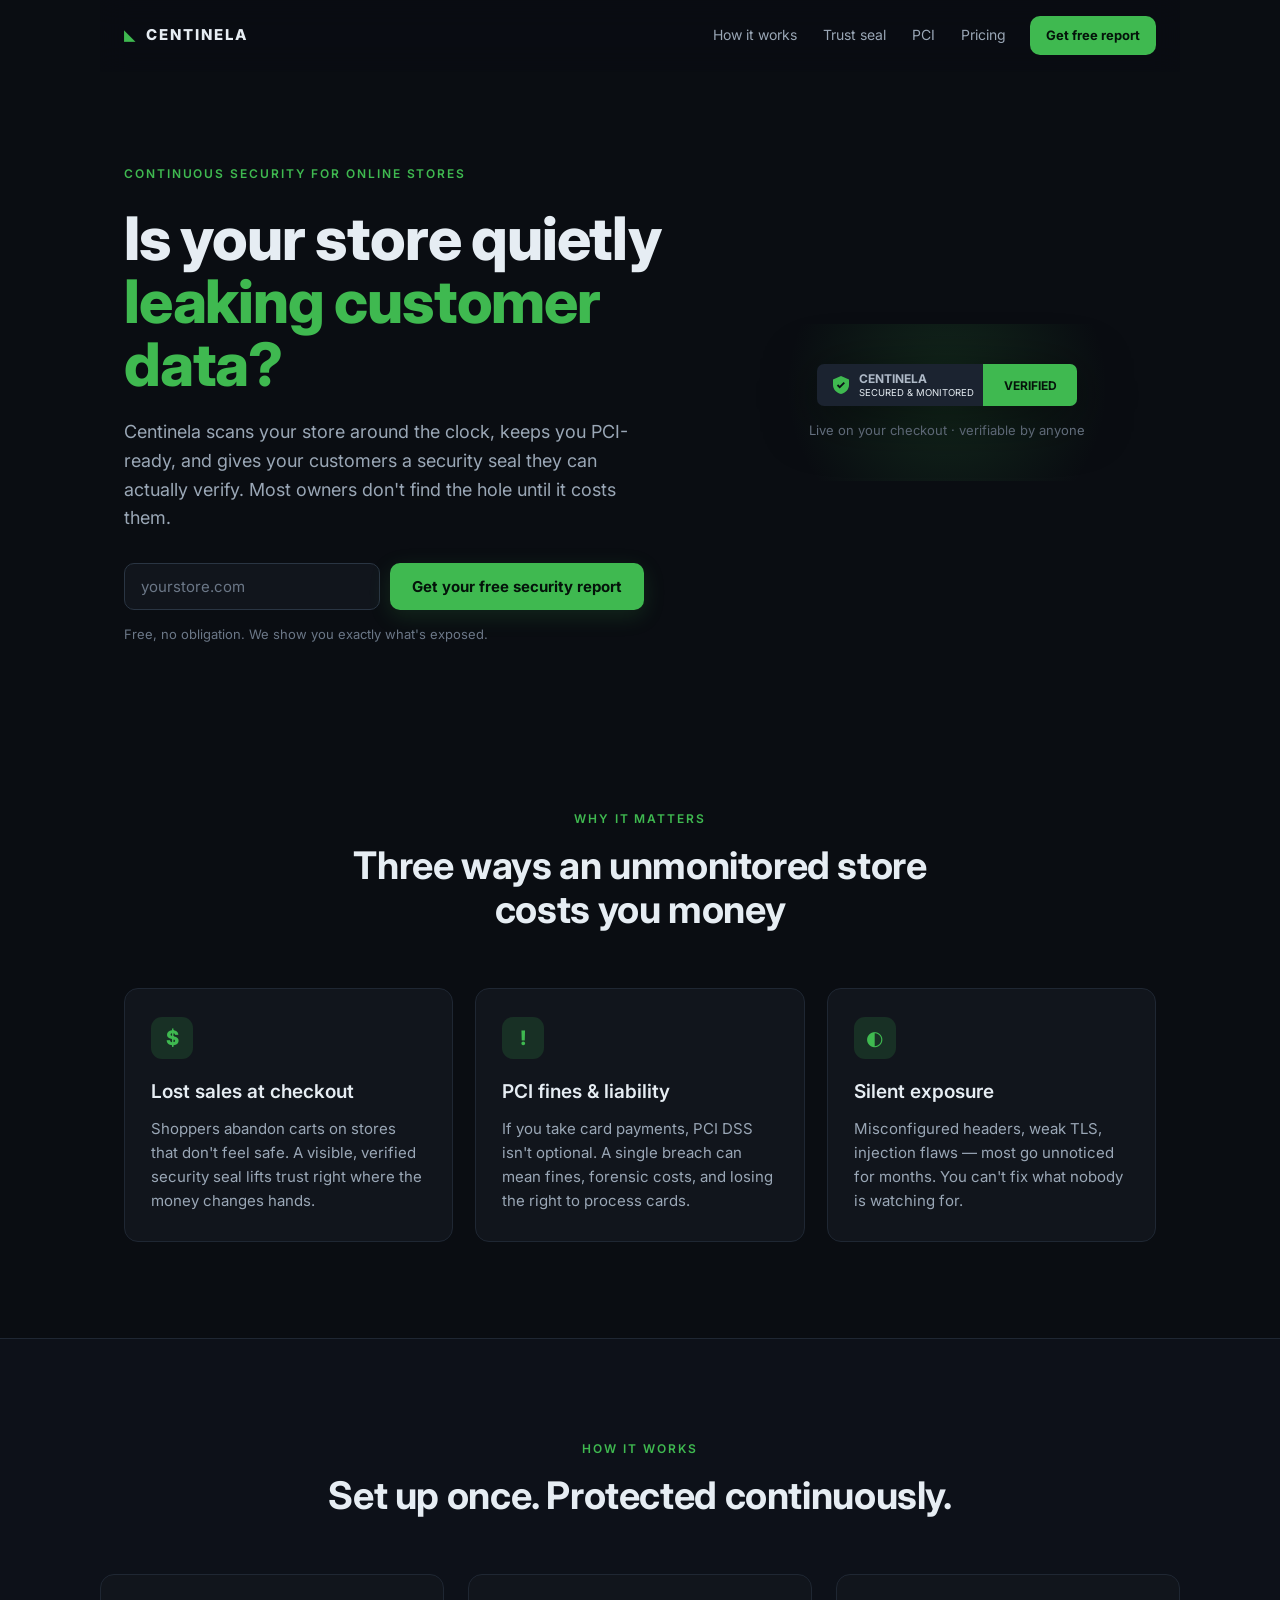
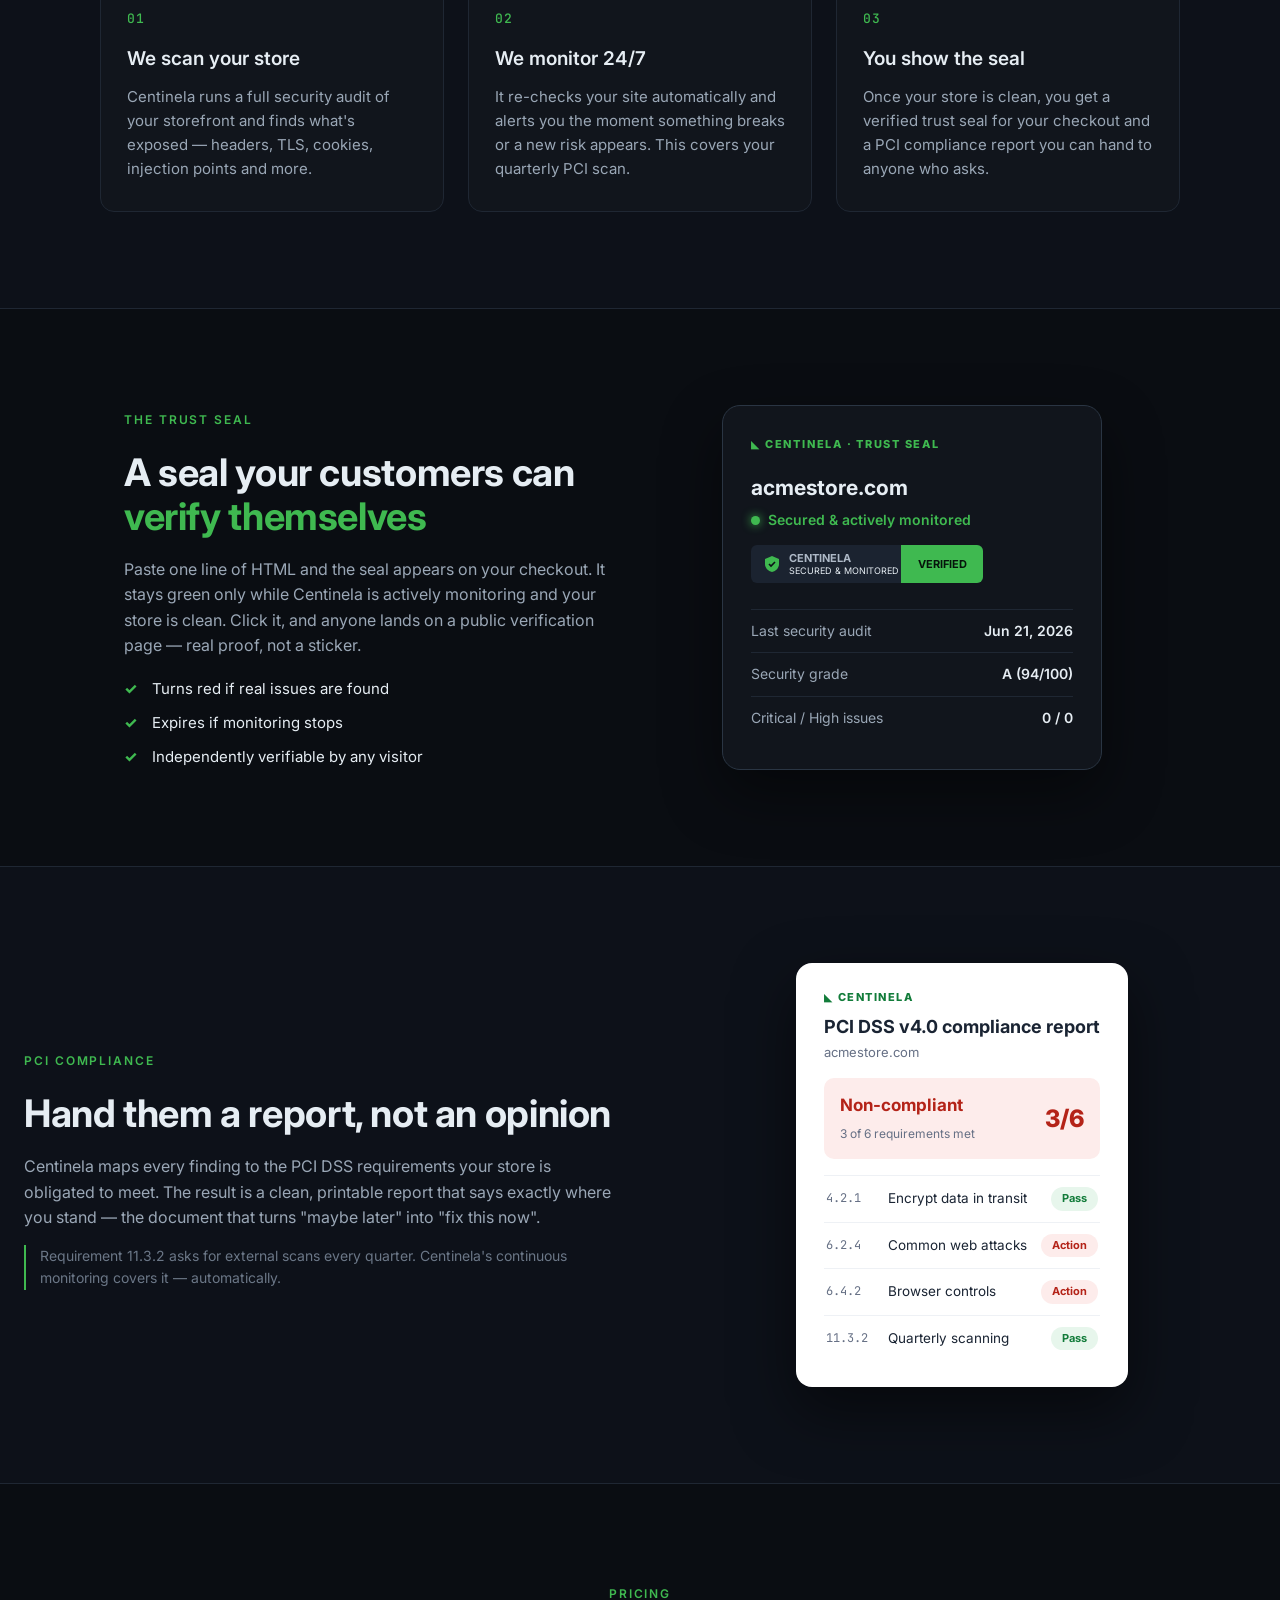
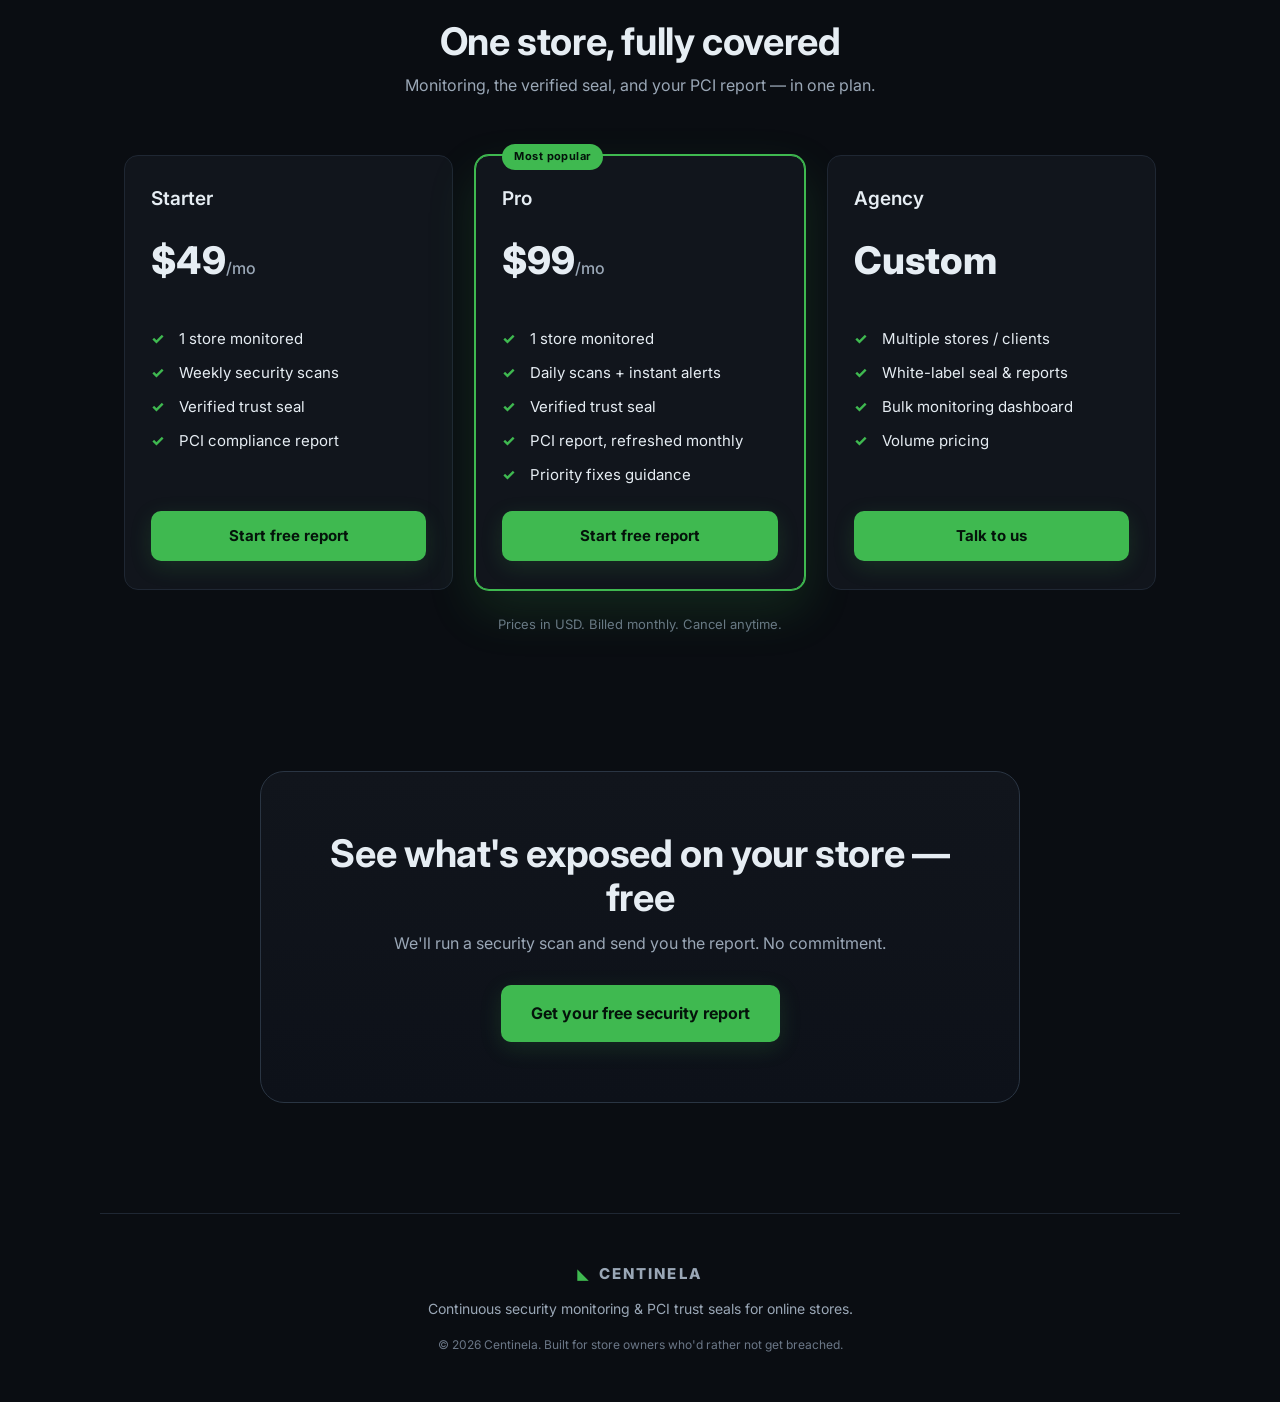
<file: landing/index.html>
<!DOCTYPE html>
<html lang="en">
<head>
<meta charset="utf-8">
<meta name="viewport" content="width=device-width, initial-scale=1">
<title>Centinela — Continuous security monitoring & PCI trust seal for online stores</title>
<meta name="description" content="Centinela continuously scans your online store, keeps you PCI-ready, and gives your customers a trust seal they can verify. Get a free security report.">
<link rel="preconnect" href="https://fonts.googleapis.com">
<link rel="preconnect" href="https://fonts.gstatic.com" crossorigin>
<link href="https://fonts.googleapis.com/css2?family=Inter:wght@400;500;600;700;800&family=JetBrains+Mono:wght@500&display=swap" rel="stylesheet">
<link rel="stylesheet" href="styles.css">
</head>
<body>

<header class="nav" id="nav">
  <a class="brand" href="#top" aria-label="Centinela home">
    <span class="brand-mark" aria-hidden="true">◣</span> CENTINELA
  </a>
  <nav class="nav-links" aria-label="Primary">
    <a href="#how">How it works</a>
    <a href="#seal">Trust seal</a>
    <a href="#compliance">PCI</a>
    <a href="#pricing">Pricing</a>
  </nav>
  <a href="#report" class="btn btn-sm">Get free report</a>
</header>

<main id="top">

  <!-- HERO -->
  <section class="hero">
    <div class="reveal">
      <span class="eyebrow">Continuous security for online stores</span>
      <h1>Is your store quietly<br><span class="accent">leaking customer data?</span></h1>
      <p class="lead">Centinela scans your store around the clock, keeps you PCI-ready,
        and gives your customers a security seal they can actually verify.
        Most owners don't find the hole until it costs them.</p>
      <form class="report-form" id="report" onsubmit="return requestReport(event)">
        <input type="text" id="site" inputmode="url" autocomplete="off"
               placeholder="yourstore.com" aria-label="Your store URL" required>
        <button type="submit" class="btn">Get your free security report</button>
      </form>
      <p class="microcopy">Free, no obligation. We show you exactly what's exposed.</p>
    </div>
    <div class="hero-badge reveal">
      <svg width="260" height="42" role="img" aria-label="Secured and monitored: verified" xmlns="http://www.w3.org/2000/svg">
        <rect rx="7" width="260" height="42" fill="#1b2330"/>
        <rect rx="7" x="166" width="94" height="42" fill="#3fb950"/><rect x="166" width="11" height="42" fill="#3fb950"/>
        <g transform="translate(15,12)"><path d="M9 0L1 3.4v5.6c0 4.4 3.4 7.8 8 8.9 4.6-1.1 8-4.5 8-8.9V3.4z" fill="#3fb950"/><path d="M5.5 9l2.2 2.2 4.6-4.6" stroke="#0b0f16" stroke-width="1.8" fill="none"/></g>
        <g font-family="Inter,sans-serif" font-weight="700"><text x="42" y="19" fill="#aeb9c7" font-size="12">CENTINELA</text><text x="42" y="32" fill="#e6edf3" font-size="9.5" font-weight="400">SECURED &amp; MONITORED</text><text x="213" y="26" fill="#06140b" font-size="12" text-anchor="middle">VERIFIED</text></g>
      </svg>
      <span class="hero-badge-note">Live on your checkout · verifiable by anyone</span>
    </div>
  </section>

  <!-- PROBLEM -->
  <section class="band">
    <div class="section-head reveal">
      <span class="eyebrow">Why it matters</span>
      <h2>Three ways an unmonitored store costs you money</h2>
    </div>
    <div class="grid-3">
      <article class="card reveal">
        <div class="ico" aria-hidden="true">$</div>
        <h3>Lost sales at checkout</h3>
        <p>Shoppers abandon carts on stores that don't feel safe. A visible, verified
          security seal lifts trust right where the money changes hands.</p>
      </article>
      <article class="card reveal">
        <div class="ico" aria-hidden="true">!</div>
        <h3>PCI fines &amp; liability</h3>
        <p>If you take card payments, PCI DSS isn't optional. A single breach can mean
          fines, forensic costs, and losing the right to process cards.</p>
      </article>
      <article class="card reveal">
        <div class="ico" aria-hidden="true">◐</div>
        <h3>Silent exposure</h3>
        <p>Misconfigured headers, weak TLS, injection flaws — most go unnoticed for
          months. You can't fix what nobody is watching for.</p>
      </article>
    </div>
  </section>

  <!-- HOW IT WORKS -->
  <section class="band alt" id="how">
    <div class="section-head reveal">
      <span class="eyebrow">How it works</span>
      <h2>Set up once. Protected continuously.</h2>
    </div>
    <div class="steps">
      <div class="step reveal">
        <span class="step-n">01</span>
        <h3>We scan your store</h3>
        <p>Centinela runs a full security audit of your storefront and finds what's
          exposed — headers, TLS, cookies, injection points and more.</p>
      </div>
      <div class="step reveal">
        <span class="step-n">02</span>
        <h3>We monitor 24/7</h3>
        <p>It re-checks your site automatically and alerts you the moment something
          breaks or a new risk appears. This covers your quarterly PCI scan.</p>
      </div>
      <div class="step reveal">
        <span class="step-n">03</span>
        <h3>You show the seal</h3>
        <p>Once your store is clean, you get a verified trust seal for your checkout
          and a PCI compliance report you can hand to anyone who asks.</p>
      </div>
    </div>
  </section>

  <!-- TRUST SEAL -->
  <section class="band split" id="seal">
    <div class="split-text reveal">
      <span class="eyebrow">The trust seal</span>
      <h2>A seal your customers can <span class="accent">verify themselves</span></h2>
      <p>Paste one line of HTML and the seal appears on your checkout. It stays green
        only while Centinela is actively monitoring and your store is clean. Click it,
        and anyone lands on a public verification page — real proof, not a sticker.</p>
      <ul class="ticks">
        <li>Turns red if real issues are found</li>
        <li>Expires if monitoring stops</li>
        <li>Independently verifiable by any visitor</li>
      </ul>
    </div>
    <div class="split-visual reveal">
      <div class="verify-card">
        <div class="vc-brand">◣ CENTINELA · TRUST SEAL</div>
        <div class="vc-host">acmestore.com</div>
        <div class="vc-state"><span class="dot"></span>Secured &amp; actively monitored</div>
        <svg width="232" height="38" role="img" aria-label="Verified seal" xmlns="http://www.w3.org/2000/svg" style="margin:14px 0">
          <rect rx="6" width="232" height="38" fill="#1b2330"/>
          <rect rx="6" x="150" width="82" height="38" fill="#3fb950"/><rect x="150" width="10" height="38" fill="#3fb950"/>
          <g transform="translate(13,11)"><path d="M8 0L1 3v5c0 4 3 7 7 8 4-1 7-4 7-8V3z" fill="#3fb950"/><path d="M5 8l2 2 4-4" stroke="#0b0f16" stroke-width="1.6" fill="none"/></g>
          <g font-family="Inter,sans-serif" font-weight="700"><text x="38" y="17" fill="#aeb9c7" font-size="11">CENTINELA</text><text x="38" y="29" fill="#e6edf3" font-size="9" font-weight="400">SECURED &amp; MONITORED</text><text x="191" y="23" fill="#06140b" font-size="11" text-anchor="middle">VERIFIED</text></g>
        </svg>
        <table class="vc-table">
          <tr><td>Last security audit</td><td>Jun 21, 2026</td></tr>
          <tr><td>Security grade</td><td>A (94/100)</td></tr>
          <tr><td>Critical / High issues</td><td>0 / 0</td></tr>
        </table>
      </div>
    </div>
  </section>

  <!-- COMPLIANCE -->
  <section class="band alt split reverse" id="compliance">
    <div class="split-text reveal">
      <span class="eyebrow">PCI compliance</span>
      <h2>Hand them a report, not an opinion</h2>
      <p>Centinela maps every finding to the PCI DSS requirements your store is
        obligated to meet. The result is a clean, printable report that says exactly
        where you stand — the document that turns "maybe later" into "fix this now".</p>
      <p class="quiet">Requirement 11.3.2 asks for external scans every quarter.
        Centinela's continuous monitoring covers it — automatically.</p>
    </div>
    <div class="split-visual reveal">
      <div class="report-card">
        <div class="rc-head">
          <div class="rc-brand">◣ CENTINELA</div>
          <div class="rc-title">PCI DSS v4.0 compliance report</div>
          <div class="rc-sub">acmestore.com</div>
        </div>
        <div class="rc-verdict">
          <div><strong>Non-compliant</strong><span>3 of 6 requirements met</span></div>
          <div class="rc-score">3/6</div>
        </div>
        <div class="rc-row"><span class="rc-code">4.2.1</span> Encrypt data in transit <span class="pill ok">Pass</span></div>
        <div class="rc-row"><span class="rc-code">6.2.4</span> Common web attacks <span class="pill bad">Action</span></div>
        <div class="rc-row"><span class="rc-code">6.4.2</span> Browser controls <span class="pill bad">Action</span></div>
        <div class="rc-row"><span class="rc-code">11.3.2</span> Quarterly scanning <span class="pill ok">Pass</span></div>
      </div>
    </div>
  </section>

  <!-- PRICING -->
  <section class="band" id="pricing">
    <div class="section-head reveal">
      <span class="eyebrow">Pricing</span>
      <h2>One store, fully covered</h2>
      <p class="sub">Monitoring, the verified seal, and your PCI report — in one plan.</p>
    </div>
    <div class="grid-3 pricing">
      <article class="card price reveal">
        <h3>Starter</h3>
        <div class="amount">$49<span>/mo</span></div>
        <ul class="ticks">
          <li>1 store monitored</li>
          <li>Weekly security scans</li>
          <li>Verified trust seal</li>
          <li>PCI compliance report</li>
        </ul>
        <a href="#report" class="btn btn-block">Start free report</a>
      </article>
      <article class="card price featured reveal">
        <span class="tag">Most popular</span>
        <h3>Pro</h3>
        <div class="amount">$99<span>/mo</span></div>
        <ul class="ticks">
          <li>1 store monitored</li>
          <li>Daily scans + instant alerts</li>
          <li>Verified trust seal</li>
          <li>PCI report, refreshed monthly</li>
          <li>Priority fixes guidance</li>
        </ul>
        <a href="#report" class="btn btn-block">Start free report</a>
      </article>
      <article class="card price reveal">
        <h3>Agency</h3>
        <div class="amount">Custom</div>
        <ul class="ticks">
          <li>Multiple stores / clients</li>
          <li>White-label seal &amp; reports</li>
          <li>Bulk monitoring dashboard</li>
          <li>Volume pricing</li>
        </ul>
        <a href="#report" class="btn btn-block">Talk to us</a>
      </article>
    </div>
    <p class="microcopy center">Prices in USD. Billed monthly. Cancel anytime.</p>
  </section>

  <!-- FINAL CTA -->
  <section class="cta reveal">
    <h2>See what's exposed on your store — free</h2>
    <p>We'll run a security scan and send you the report. No commitment.</p>
    <a href="#report" class="btn btn-lg">Get your free security report</a>
  </section>

</main>

<footer class="footer">
  <div class="brand"><span class="brand-mark" aria-hidden="true">◣</span> CENTINELA</div>
  <p>Continuous security monitoring &amp; PCI trust seals for online stores.</p>
  <p class="copy">© <span id="year">2026</span> Centinela. Built for store owners who'd rather not get breached.</p>
</footer>

<script src="script.js"></script>
</body>
</html>
</file>
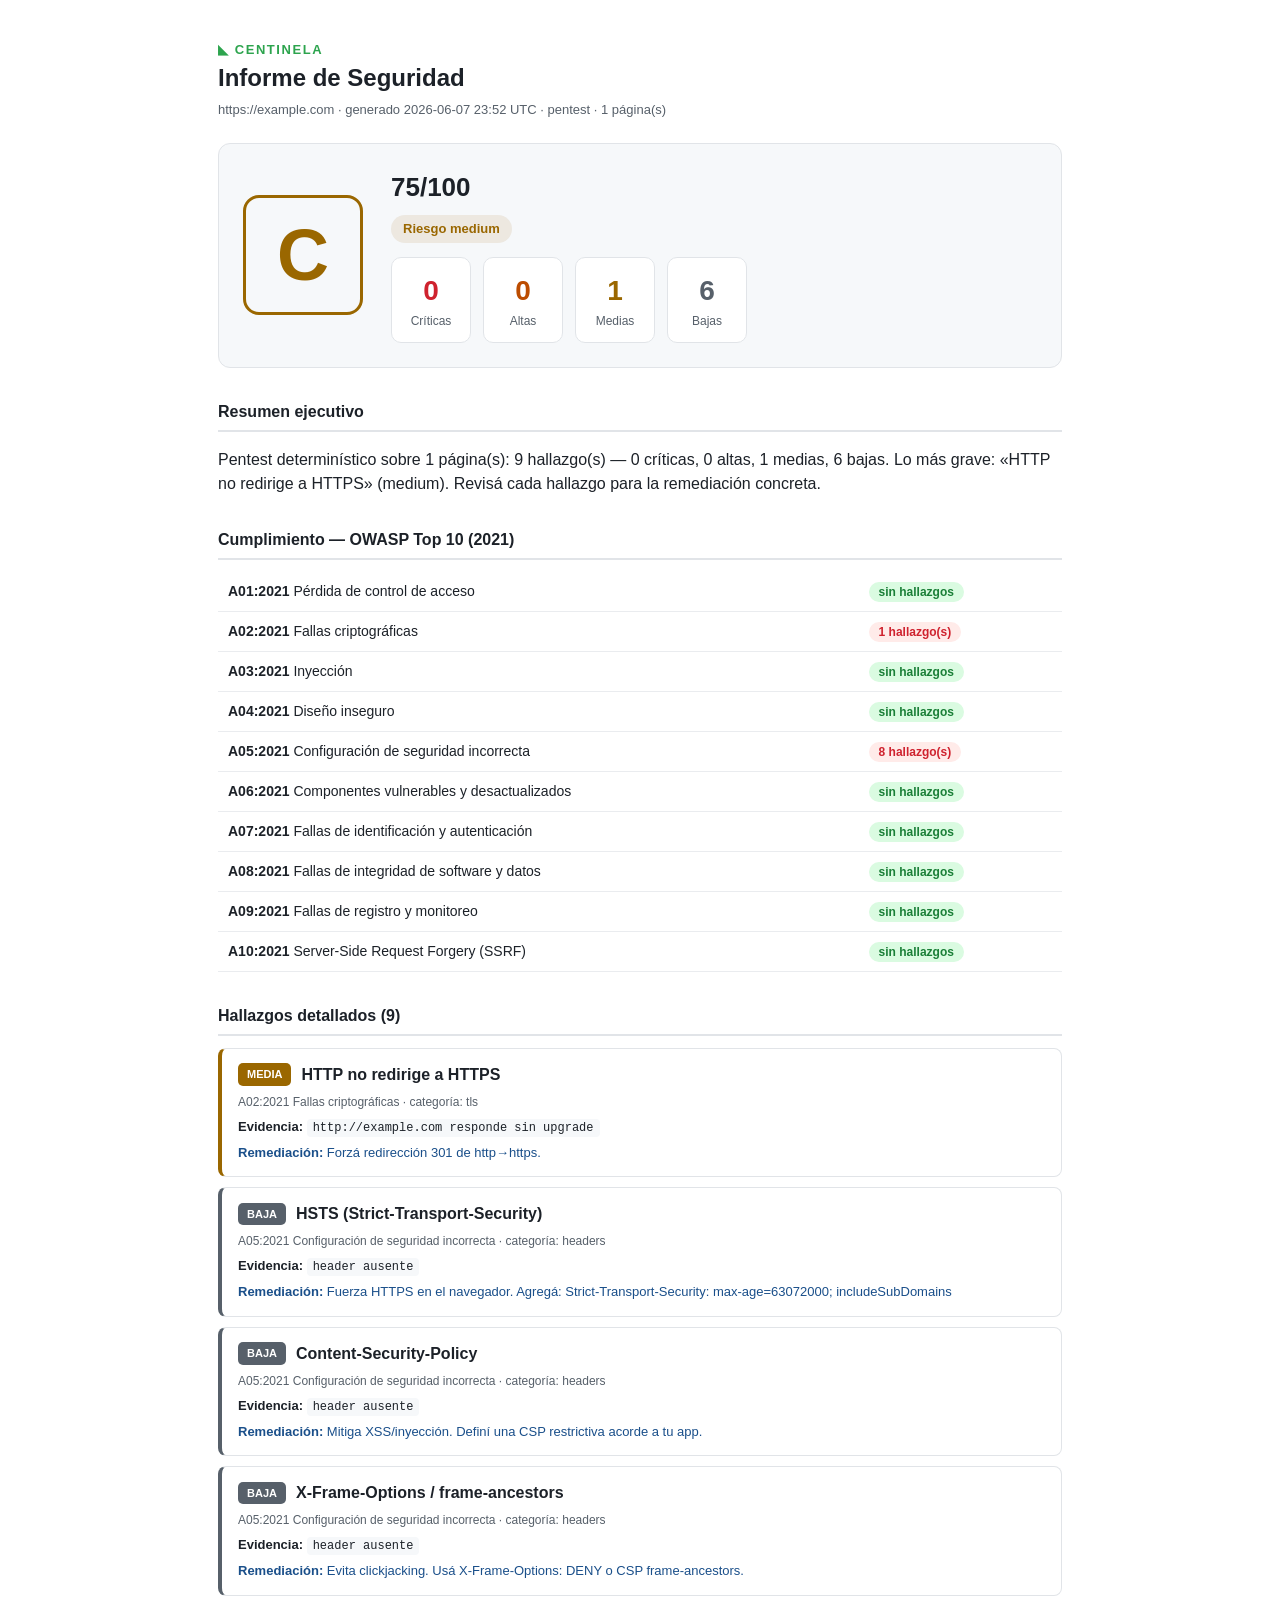
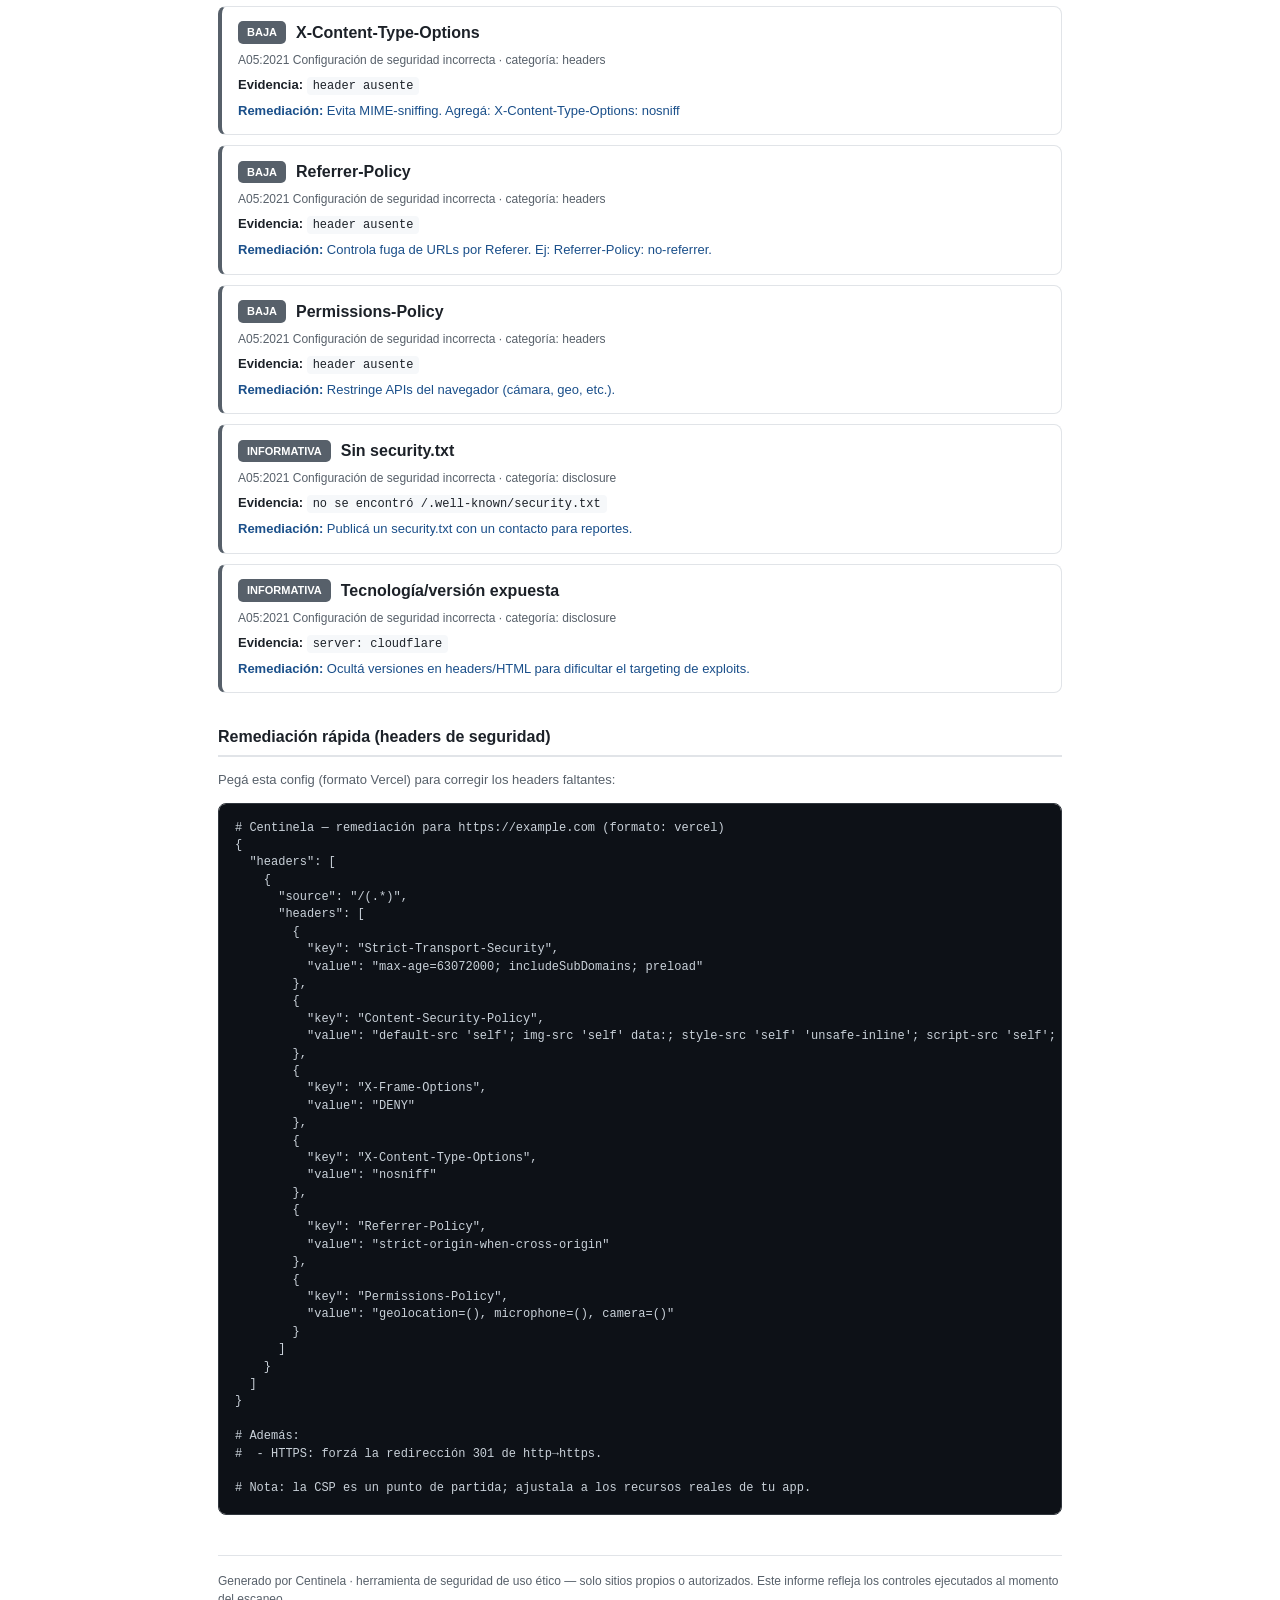
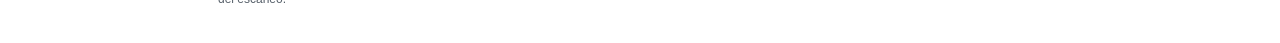
<file: docs/sample-report.html>
<!DOCTYPE html><html lang="es"><head><meta charset="utf-8">
<meta name="viewport" content="width=device-width, initial-scale=1">
<title>Informe de Seguridad — https://example.com</title>
<style>
*{box-sizing:border-box}
body{font-family:-apple-system,Segoe UI,Roboto,Arial,sans-serif;color:#1c2128;
  max-width:900px;margin:0 auto;padding:40px 28px;line-height:1.5;background:#fff}
h1{font-size:24px;margin:0 0 4px} h2{font-size:16px;margin:32px 0 12px;
  border-bottom:2px solid #e1e4e8;padding-bottom:6px}
.brand{color:#2da44e;font-weight:800;letter-spacing:.12em;font-size:13px}
.sub{color:#57606a;font-size:13px}
.hero{display:flex;gap:28px;align-items:center;margin:24px 0;padding:24px;
  background:#f6f8fa;border:1px solid #e1e4e8;border-radius:12px}
.grade{font-size:72px;font-weight:800;width:120px;height:120px;display:flex;
  align-items:center;justify-content:center;border:3px solid #9a6700;color:#9a6700;
  border-radius:16px;flex-shrink:0}
.hero-meta{flex:1} .score{font-size:26px;font-weight:700}
.cards{display:flex;gap:12px;margin-top:14px;flex-wrap:wrap}
.card{background:#fff;border:1px solid #e1e4e8;border-radius:10px;padding:12px 18px;text-align:center;min-width:80px}
.num{font-size:28px;font-weight:800} .lbl{font-size:12px;color:#57606a}
.risk{display:inline-block;padding:4px 12px;border-radius:20px;font-size:13px;font-weight:600;
  background:#9a67001a;color:#9a6700;margin-top:8px}
table{width:100%;border-collapse:collapse;font-size:14px}
td{padding:9px 10px;border-bottom:1px solid #eaecef}
.pill{font-size:12px;padding:3px 10px;border-radius:20px;font-weight:600}
.pill.ok{background:#dafbe1;color:#1a7f37} .pill.bad{background:#ffebe9;color:#cf222e}
.finding{border:1px solid #e1e4e8;border-left:4px solid;border-radius:8px;padding:14px 16px;margin:10px 0}
.f-head{display:flex;align-items:center;gap:10px}
.sev{color:#fff;font-size:11px;font-weight:700;padding:3px 9px;border-radius:5px}
.f-title{font-weight:600} .f-meta{font-size:12px;color:#57606a;margin:6px 0}
.ev{font-size:13px;margin-top:6px} .ev code{background:#f6f8fa;padding:2px 6px;border-radius:4px;
  word-break:break-all;font-size:12px}
.fix{font-size:13px;margin-top:6px;color:#1a4f8a}
.ok-msg{color:#1a7f37;font-weight:600}
.fixcode{background:#0d1117;color:#c9d1d9;padding:16px;border-radius:8px;font-size:12px;
  overflow-x:auto;white-space:pre;line-height:1.45;border:1px solid #30363d}
footer{margin-top:40px;padding-top:16px;border-top:1px solid #e1e4e8;color:#57606a;font-size:12px}
@media print{body{padding:0}.finding,.hero{break-inside:avoid}}
</style></head><body>
<div class="brand">◣ CENTINELA</div>
<h1>Informe de Seguridad</h1>
<div class="sub">https://example.com · generado 2026-06-07 23:52 UTC · pentest · 1 página(s)</div>

<div class="hero">
  <div class="grade">C</div>
  <div class="hero-meta">
    <div class="score">75/100</div>
    <div class="risk">Riesgo medium</div>
    <div class="cards"><div class="card"><div class="num" style="color:#cf222e">0</div><div class="lbl">Críticas</div></div><div class="card"><div class="num" style="color:#bc4c00">0</div><div class="lbl">Altas</div></div><div class="card"><div class="num" style="color:#9a6700">1</div><div class="lbl">Medias</div></div><div class="card"><div class="num" style="color:#57606a">6</div><div class="lbl">Bajas</div></div></div>
  </div>
</div>

<h2>Resumen ejecutivo</h2>
<p>Pentest determinístico sobre 1 página(s): 9 hallazgo(s) — 0 críticas, 0 altas, 1 medias, 6 bajas. Lo más grave: «HTTP no redirige a HTTPS» (medium). Revisá cada hallazgo para la remediación concreta.</p>

<h2>Cumplimiento — OWASP Top 10 (2021)</h2>
<table><tr><td><b>A01:2021</b> Pérdida de control de acceso</td><td><span class="pill ok">sin hallazgos</span></td></tr><tr><td><b>A02:2021</b> Fallas criptográficas</td><td><span class="pill bad">1 hallazgo(s)</span></td></tr><tr><td><b>A03:2021</b> Inyección</td><td><span class="pill ok">sin hallazgos</span></td></tr><tr><td><b>A04:2021</b> Diseño inseguro</td><td><span class="pill ok">sin hallazgos</span></td></tr><tr><td><b>A05:2021</b> Configuración de seguridad incorrecta</td><td><span class="pill bad">8 hallazgo(s)</span></td></tr><tr><td><b>A06:2021</b> Componentes vulnerables y desactualizados</td><td><span class="pill ok">sin hallazgos</span></td></tr><tr><td><b>A07:2021</b> Fallas de identificación y autenticación</td><td><span class="pill ok">sin hallazgos</span></td></tr><tr><td><b>A08:2021</b> Fallas de integridad de software y datos</td><td><span class="pill ok">sin hallazgos</span></td></tr><tr><td><b>A09:2021</b> Fallas de registro y monitoreo</td><td><span class="pill ok">sin hallazgos</span></td></tr><tr><td><b>A10:2021</b> Server-Side Request Forgery (SSRF)</td><td><span class="pill ok">sin hallazgos</span></td></tr></table>

<h2>Hallazgos detallados (9)</h2>

        <div class="finding" style="border-left-color:#9a6700">
          <div class="f-head">
            <span class="sev" style="background:#9a6700">MEDIA</span>
            <span class="f-title">HTTP no redirige a HTTPS</span>
          </div>
          <div class="f-meta">A02:2021 Fallas criptográficas · categoría: tls
            </div>
          <div class="ev"><b>Evidencia:</b> <code>http://example.com responde sin upgrade</code></div>
          <div class="fix"><b>Remediación:</b> Forzá redirección 301 de http→https.</div>
        </div>
        <div class="finding" style="border-left-color:#57606a">
          <div class="f-head">
            <span class="sev" style="background:#57606a">BAJA</span>
            <span class="f-title">HSTS (Strict-Transport-Security)</span>
          </div>
          <div class="f-meta">A05:2021 Configuración de seguridad incorrecta · categoría: headers
            </div>
          <div class="ev"><b>Evidencia:</b> <code>header ausente</code></div>
          <div class="fix"><b>Remediación:</b> Fuerza HTTPS en el navegador. Agregá: Strict-Transport-Security: max-age=63072000; includeSubDomains</div>
        </div>
        <div class="finding" style="border-left-color:#57606a">
          <div class="f-head">
            <span class="sev" style="background:#57606a">BAJA</span>
            <span class="f-title">Content-Security-Policy</span>
          </div>
          <div class="f-meta">A05:2021 Configuración de seguridad incorrecta · categoría: headers
            </div>
          <div class="ev"><b>Evidencia:</b> <code>header ausente</code></div>
          <div class="fix"><b>Remediación:</b> Mitiga XSS/inyección. Definí una CSP restrictiva acorde a tu app.</div>
        </div>
        <div class="finding" style="border-left-color:#57606a">
          <div class="f-head">
            <span class="sev" style="background:#57606a">BAJA</span>
            <span class="f-title">X-Frame-Options / frame-ancestors</span>
          </div>
          <div class="f-meta">A05:2021 Configuración de seguridad incorrecta · categoría: headers
            </div>
          <div class="ev"><b>Evidencia:</b> <code>header ausente</code></div>
          <div class="fix"><b>Remediación:</b> Evita clickjacking. Usá X-Frame-Options: DENY o CSP frame-ancestors.</div>
        </div>
        <div class="finding" style="border-left-color:#57606a">
          <div class="f-head">
            <span class="sev" style="background:#57606a">BAJA</span>
            <span class="f-title">X-Content-Type-Options</span>
          </div>
          <div class="f-meta">A05:2021 Configuración de seguridad incorrecta · categoría: headers
            </div>
          <div class="ev"><b>Evidencia:</b> <code>header ausente</code></div>
          <div class="fix"><b>Remediación:</b> Evita MIME-sniffing. Agregá: X-Content-Type-Options: nosniff</div>
        </div>
        <div class="finding" style="border-left-color:#57606a">
          <div class="f-head">
            <span class="sev" style="background:#57606a">BAJA</span>
            <span class="f-title">Referrer-Policy</span>
          </div>
          <div class="f-meta">A05:2021 Configuración de seguridad incorrecta · categoría: headers
            </div>
          <div class="ev"><b>Evidencia:</b> <code>header ausente</code></div>
          <div class="fix"><b>Remediación:</b> Controla fuga de URLs por Referer. Ej: Referrer-Policy: no-referrer.</div>
        </div>
        <div class="finding" style="border-left-color:#57606a">
          <div class="f-head">
            <span class="sev" style="background:#57606a">BAJA</span>
            <span class="f-title">Permissions-Policy</span>
          </div>
          <div class="f-meta">A05:2021 Configuración de seguridad incorrecta · categoría: headers
            </div>
          <div class="ev"><b>Evidencia:</b> <code>header ausente</code></div>
          <div class="fix"><b>Remediación:</b> Restringe APIs del navegador (cámara, geo, etc.).</div>
        </div>
        <div class="finding" style="border-left-color:#57606a">
          <div class="f-head">
            <span class="sev" style="background:#57606a">INFORMATIVA</span>
            <span class="f-title">Sin security.txt</span>
          </div>
          <div class="f-meta">A05:2021 Configuración de seguridad incorrecta · categoría: disclosure
            </div>
          <div class="ev"><b>Evidencia:</b> <code>no se encontró /.well-known/security.txt</code></div>
          <div class="fix"><b>Remediación:</b> Publicá un security.txt con un contacto para reportes.</div>
        </div>
        <div class="finding" style="border-left-color:#57606a">
          <div class="f-head">
            <span class="sev" style="background:#57606a">INFORMATIVA</span>
            <span class="f-title">Tecnología/versión expuesta</span>
          </div>
          <div class="f-meta">A05:2021 Configuración de seguridad incorrecta · categoría: disclosure
            </div>
          <div class="ev"><b>Evidencia:</b> <code>server: cloudflare</code></div>
          <div class="fix"><b>Remediación:</b> Ocultá versiones en headers/HTML para dificultar el targeting de exploits.</div>
        </div>

<h2>Remediación rápida (headers de seguridad)</h2><p class="sub">Pegá esta config (formato Vercel) para corregir los headers faltantes:</p><pre class="fixcode"># Centinela — remediación para https://example.com (formato: vercel)
{
  &quot;headers&quot;: [
    {
      &quot;source&quot;: &quot;/(.*)&quot;,
      &quot;headers&quot;: [
        {
          &quot;key&quot;: &quot;Strict-Transport-Security&quot;,
          &quot;value&quot;: &quot;max-age=63072000; includeSubDomains; preload&quot;
        },
        {
          &quot;key&quot;: &quot;Content-Security-Policy&quot;,
          &quot;value&quot;: &quot;default-src 'self'; img-src 'self' data:; style-src 'self' 'unsafe-inline'; script-src 'self'; object-src 'none'; frame-ancestors 'none'; base-uri 'self'&quot;
        },
        {
          &quot;key&quot;: &quot;X-Frame-Options&quot;,
          &quot;value&quot;: &quot;DENY&quot;
        },
        {
          &quot;key&quot;: &quot;X-Content-Type-Options&quot;,
          &quot;value&quot;: &quot;nosniff&quot;
        },
        {
          &quot;key&quot;: &quot;Referrer-Policy&quot;,
          &quot;value&quot;: &quot;strict-origin-when-cross-origin&quot;
        },
        {
          &quot;key&quot;: &quot;Permissions-Policy&quot;,
          &quot;value&quot;: &quot;geolocation=(), microphone=(), camera=()&quot;
        }
      ]
    }
  ]
}

# Además:
#  - HTTPS: forzá la redirección 301 de http→https.

# Nota: la CSP es un punto de partida; ajustala a los recursos reales de tu app.</pre>

<footer>Generado por Centinela · herramienta de seguridad de uso ético — solo sitios
propios o autorizados. Este informe refleja los controles ejecutados al momento del escaneo.</footer>
</body></html>
</file>
<file: landing/styles.css>
:root{
  --bg:#0a0d12; --bg-2:#0d1119; --surface:#11151c; --surface-2:#141a23;
  --border:#1f2733; --border-2:#2a3543;
  --text:#e6edf3; --muted:#9aa7b6; --dim:#6b7787;
  --green:#3fb950; --green-soft:#2ea043; --green-glow:rgba(63,185,80,.16);
  --red:#f85149; --amber:#d29922;
  --radius:14px; --radius-sm:10px;
  --max:1080px;
  --font:'Inter',system-ui,-apple-system,Segoe UI,sans-serif;
  --mono:'JetBrains Mono',ui-monospace,Consolas,monospace;
}
*{box-sizing:border-box;margin:0;padding:0}
html{scroll-behavior:smooth}
body{
  font-family:var(--font);background:var(--bg);color:var(--text);
  line-height:1.6;-webkit-font-smoothing:antialiased;overflow-x:hidden;
}
a{color:inherit;text-decoration:none}
.accent{color:var(--green)}

/* layout helpers */
section{padding:0 24px}
.band{max-width:var(--max);margin:0 auto;padding-top:96px;padding-bottom:96px}
.band.alt{max-width:none;background:var(--bg-2);border-block:1px solid var(--border)}
.band.alt > *{max-width:var(--max);margin-inline:auto}
.section-head{max-width:640px;margin:0 auto 56px;text-align:center}
.section-head .sub{color:var(--muted);margin-top:10px}
.eyebrow{
  display:inline-block;font-size:12px;font-weight:600;letter-spacing:.16em;
  text-transform:uppercase;color:var(--green);margin-bottom:16px;
}
h1{font-size:clamp(34px,6vw,60px);font-weight:800;line-height:1.05;letter-spacing:-.02em}
h2{font-size:clamp(26px,3.6vw,38px);font-weight:700;line-height:1.15;letter-spacing:-.01em}
h3{font-size:19px;font-weight:600;margin-bottom:10px}

/* nav */
.nav{
  position:sticky;top:0;z-index:50;display:flex;align-items:center;gap:24px;
  max-width:var(--max);margin:0 auto;padding:16px 24px;
  background:rgba(10,13,18,.72);backdrop-filter:blur(14px);
  border-bottom:1px solid transparent;transition:border-color .3s;
}
.nav.scrolled{border-bottom-color:var(--border)}
.brand{font-weight:800;letter-spacing:.14em;font-size:15px;display:flex;align-items:center;gap:8px}
.brand-mark{color:var(--green)}
.nav-links{display:flex;gap:26px;margin-left:auto;font-size:14px}
.nav-links a{color:var(--muted);transition:color .2s}
.nav-links a:hover{color:var(--text)}

/* buttons */
.btn{
  display:inline-block;background:var(--green);color:#04130a;font-weight:700;font-size:15px;
  padding:13px 22px;border-radius:var(--radius-sm);border:0;cursor:pointer;
  transition:transform .15s, box-shadow .25s, background .2s;
  box-shadow:0 6px 22px var(--green-glow);font-family:inherit;
}
.btn:hover{background:#4cc65d;transform:translateY(-1px);box-shadow:0 10px 30px var(--green-glow)}
.btn:active{transform:translateY(0)}
.btn-sm{padding:9px 16px;font-size:13px;box-shadow:none}
.btn-lg{padding:16px 30px;font-size:16px}
.btn-block{display:block;text-align:center;width:100%;margin-top:auto}

/* hero */
.hero{
  max-width:var(--max);margin:0 auto;padding:88px 24px 64px;
  display:grid;grid-template-columns:1.15fr .85fr;gap:48px;align-items:center;
}
.hero h1{margin:8px 0 22px}
.lead{font-size:18px;color:var(--muted);max-width:520px;margin-bottom:30px}
.report-form{display:flex;gap:10px;max-width:520px;flex-wrap:wrap}
.report-form input{
  flex:1;min-width:200px;background:var(--surface);border:1px solid var(--border-2);
  color:var(--text);padding:13px 16px;border-radius:var(--radius-sm);font-size:15px;
  font-family:inherit;transition:border-color .2s,box-shadow .2s;
}
.report-form input:focus{outline:0;border-color:var(--green);box-shadow:0 0 0 3px var(--green-glow)}
.report-form input::placeholder{color:var(--dim)}
.microcopy{font-size:13px;color:var(--dim);margin-top:14px}
.microcopy.center{text-align:center;margin-top:24px}
.hero-badge{
  display:flex;flex-direction:column;align-items:center;gap:14px;
  background:radial-gradient(circle at 50% 40%,var(--green-glow),transparent 70%);
  padding:40px 20px;
}
.hero-badge svg{filter:drop-shadow(0 10px 26px rgba(0,0,0,.5))}
.hero-badge-note{font-size:13px;color:var(--dim);text-align:center}

/* cards grid */
.grid-3{display:grid;grid-template-columns:repeat(3,1fr);gap:22px}
.card{
  background:var(--surface);border:1px solid var(--border);border-radius:var(--radius);
  padding:28px 26px;transition:border-color .25s,transform .25s;
  display:flex;flex-direction:column;
}
.card:hover{border-color:var(--border-2);transform:translateY(-3px)}
.card p{color:var(--muted);font-size:15px}
.ico{
  width:42px;height:42px;border-radius:11px;display:grid;place-items:center;
  background:var(--green-glow);color:var(--green);font-size:20px;font-weight:800;margin-bottom:18px;
}

/* steps */
.steps{display:grid;grid-template-columns:repeat(3,1fr);gap:24px;counter-reset:s}
.step{position:relative;padding:30px 26px;background:var(--surface);border:1px solid var(--border);border-radius:var(--radius)}
.step p{color:var(--muted);font-size:15px}
.step-n{font-family:var(--mono);font-size:13px;color:var(--green);font-weight:500;letter-spacing:.1em}
.step h3{margin-top:14px}

/* split sections */
.split{display:grid;grid-template-columns:1fr 1fr;gap:56px;align-items:center}
.split-text h2{margin:6px 0 18px}
.split-text p{color:var(--muted);font-size:16px;margin-bottom:14px}
.split-text .quiet{font-size:14px;color:var(--dim);border-left:2px solid var(--green);padding-left:14px}
.ticks{list-style:none;margin-top:18px;display:flex;flex-direction:column;gap:10px}
.ticks li{position:relative;padding-left:28px;color:var(--text);font-size:15px}
.ticks li::before{
  content:"✓";position:absolute;left:0;top:0;color:var(--green);font-weight:800;
  width:18px;height:18px;
}

/* verify card visual */
.verify-card{
  background:var(--surface);border:1px solid var(--border-2);border-radius:18px;
  padding:30px 28px;max-width:380px;margin-inline:auto;box-shadow:0 24px 60px rgba(0,0,0,.45);
}
.vc-brand{color:var(--green);font-weight:800;letter-spacing:.16em;font-size:11px;margin-bottom:18px}
.vc-host{font-size:21px;font-weight:700}
.vc-state{display:flex;align-items:center;gap:8px;color:var(--green);font-weight:600;font-size:14px;margin-top:4px}
.vc-state .dot{width:9px;height:9px;border-radius:50%;background:var(--green);box-shadow:0 0 10px var(--green)}
.vc-table{width:100%;border-collapse:collapse;font-size:14px;margin-top:4px}
.vc-table td{padding:10px 0;border-top:1px solid var(--border)}
.vc-table td:last-child{text-align:right;font-weight:600}
.vc-table td:first-child{color:var(--muted)}

/* report card visual */
.report-card{
  background:#fff;color:#1a2433;border-radius:16px;padding:26px 28px;max-width:400px;
  margin-inline:auto;box-shadow:0 24px 60px rgba(0,0,0,.5);
}
.rc-brand{color:#127c3a;font-weight:800;letter-spacing:.14em;font-size:11px}
.rc-title{font-size:18px;font-weight:700;margin-top:6px}
.rc-sub{color:#667085;font-size:13px}
.rc-verdict{display:flex;justify-content:space-between;align-items:center;background:#fdeceb;border-radius:10px;padding:14px 16px;margin:16px 0}
.rc-verdict strong{color:#b42318;font-size:17px;display:block}
.rc-verdict span{color:#667085;font-size:12px}
.rc-score{font-size:24px;font-weight:800;color:#b42318}
.rc-row{display:flex;align-items:center;gap:10px;font-size:13.5px;padding:11px 2px;border-top:1px solid #eef1f5}
.rc-code{font-family:var(--mono);color:#667085;font-size:12px;min-width:52px}
.pill{margin-left:auto;font-size:11px;font-weight:700;padding:3px 11px;border-radius:20px}
.pill.ok{background:#e7f6ec;color:#127c3a}
.pill.bad{background:#fdeceb;color:#b42318}

/* pricing */
.pricing .price{position:relative}
.price .amount{font-size:38px;font-weight:800;margin:6px 0 18px}
.price .amount span{font-size:16px;color:var(--muted);font-weight:500}
.price .ticks{margin-bottom:24px;flex:1}
.price.featured{border-color:var(--green);box-shadow:0 0 0 1px var(--green),0 20px 50px var(--green-glow)}
.tag{
  position:absolute;top:-12px;left:26px;background:var(--green);color:#04130a;
  font-size:11px;font-weight:700;padding:4px 12px;border-radius:20px;letter-spacing:.04em;
}

/* final cta */
.cta{
  max-width:760px;margin:40px auto 110px;text-align:center;
  background:linear-gradient(180deg,var(--surface),var(--bg-2));
  border:1px solid var(--border-2);border-radius:24px;padding:60px 32px;
}
.cta h2{margin-bottom:12px}
.cta p{color:var(--muted);margin-bottom:28px}

/* footer */
.footer{
  border-top:1px solid var(--border);padding:48px 24px;text-align:center;color:var(--muted);
  max-width:var(--max);margin:0 auto;
}
.footer .brand{justify-content:center;margin-bottom:12px}
.footer p{font-size:14px;margin-top:4px}
.footer .copy{font-size:12px;color:var(--dim);margin-top:14px}

/* reveal animation */
.reveal{opacity:0;transform:translateY(22px);transition:opacity .7s ease,transform .7s ease}
.reveal.in{opacity:1;transform:none}

/* responsive */
@media(max-width:860px){
  .hero{grid-template-columns:1fr;padding-top:56px;gap:30px}
  .hero-badge{order:-1;padding:20px}
  .grid-3,.steps{grid-template-columns:1fr}
  .split,.split.reverse{grid-template-columns:1fr;gap:34px}
  .split.reverse .split-visual{order:2}
  .nav-links{display:none}
  .band{padding-top:68px;padding-bottom:68px}
}
@media(max-width:480px){
  .report-form{flex-direction:column}
  .report-form .btn{width:100%}
}

@media(prefers-reduced-motion:reduce){
  html{scroll-behavior:auto}
  .reveal{opacity:1;transform:none;transition:none}
  .btn,.card{transition:none}
}
</file>
